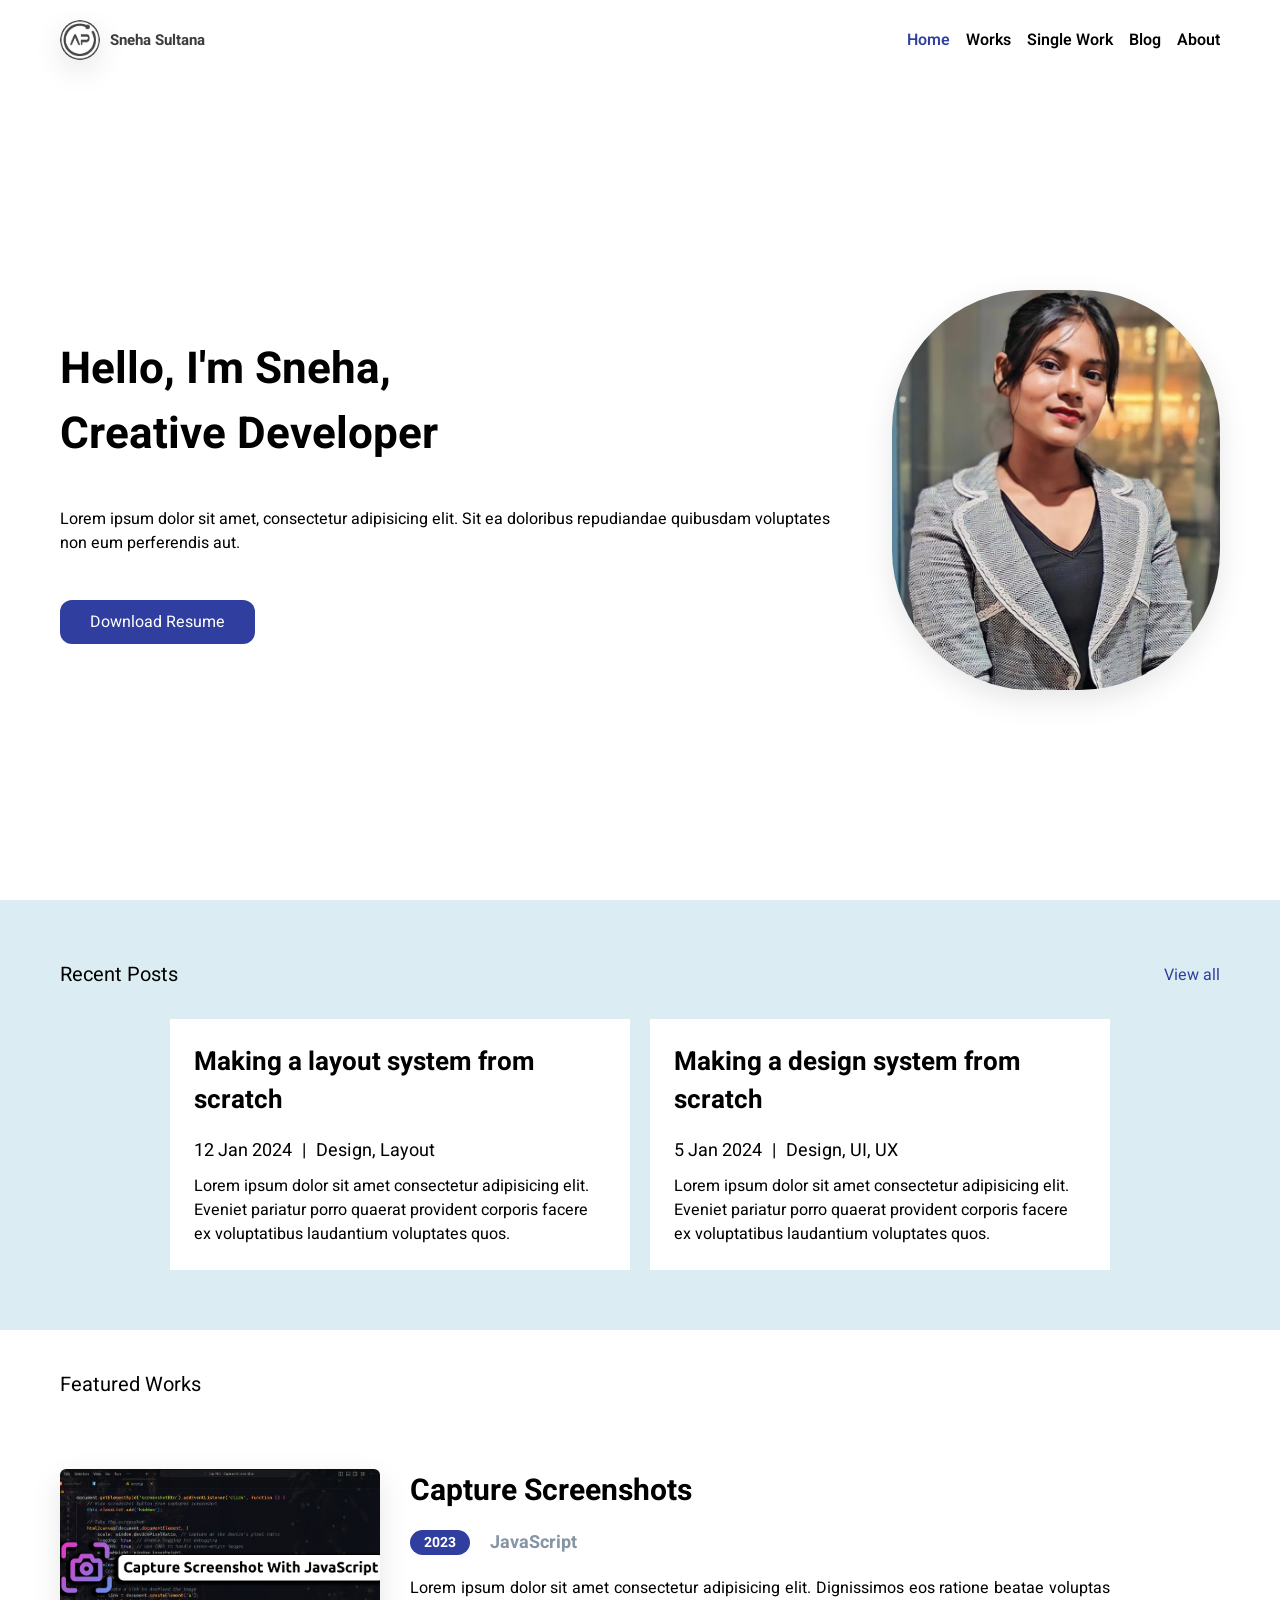
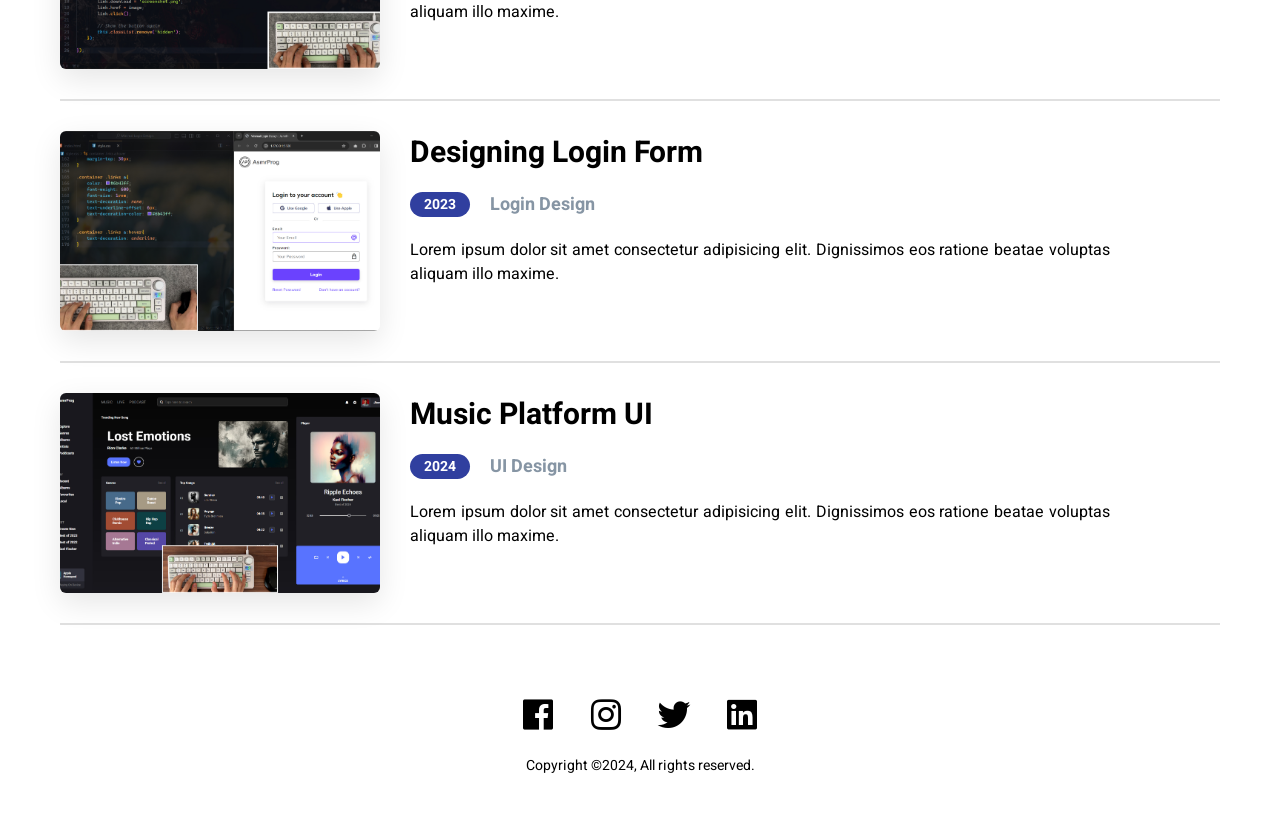
<file: Portfolio_Task 2/index.html>
<!DOCTYPE html>
<html lang="en">

<head>
    <meta charset="UTF-8">
    <meta name="viewport" content="width=device-width, initial-scale=1.0">
    <link href='https://unpkg.com/boxicons@2.1.4/css/boxicons.min.css' rel='stylesheet'>
    <link rel="stylesheet" href="style.css">
    <title>Sneha Website</title>
</head>

<body>

    <nav>
        <div class="logo">
            <img src="assets/logo.png">
            <a href="#">Sneha Sultana</a>
        </div>
        <div class="nav-links">
            <a class="selected" href="index.html">Home</a>
            <a href="works.html">Works</a>
            <a href="single-work.html">Single Work</a>
            <a href="blog.html">Blog</a>
            <a href="about.html">About</a>
        </div>
    </nav>

    <div class="main">
        <div class="info">
            <h1>Hello, I'm Sneha, <br>Creative Developer</h1>
            <p>Lorem ipsum dolor sit amet, consectetur adipisicing elit. Sit ea doloribus repudiandae quibusdam
                voluptates non eum perferendis aut.</p>
            <button>Download Resume</button>
        </div>
        <img src="assets/p1.jpg">
    </div>

    <div class="recent">
        <div class="header">
            <h4>Recent Posts</h4>
            <a href="blog.html">View all</a>
        </div>
        <div class="posts">
            <div class="post-item">
                <h3>Making a layout system from scratch</h3>
                <div class="info">
                    <h5>12 Jan 2024</h5>
                    <h5>|</h5>
                    <h5>Design, Layout</h5>
                </div>
                <p>Lorem ipsum dolor sit amet consectetur adipisicing elit. Eveniet pariatur porro quaerat provident
                    corporis facere ex voluptatibus laudantium voluptates quos.</p>
            </div>
            <div class="post-item">
                <h3>Making a design system from scratch</h3>
                <div class="info">
                    <h5>5 Jan 2024</h5>
                    <h5>|</h5>
                    <h5>Design, UI, UX</h5>
                </div>
                <p>Lorem ipsum dolor sit amet consectetur adipisicing elit. Eveniet pariatur porro quaerat provident
                    corporis facere ex voluptatibus laudantium voluptates quos.</p>
            </div>
        </div>
    </div>

    <div class="separator">
        <h4>Featured Works</h4>
    </div>

    <div class="featured">
        <div class="item">
            <img src="assets/item-1.jpg">
            <div class="details">
                <h3>Capture Screenshots</h3>
                <div class="item-info">
                    <div class="year-badge">2023</div>
                    <h4>JavaScript</h4>
                </div>
                <p>Lorem ipsum dolor sit amet consectetur adipisicing elit. Dignissimos eos ratione beatae voluptas
                    aliquam illo maxime.</p>
            </div>
        </div>
        <div class="item">
            <img src="assets/item-2.jpg">
            <div class="details">
                <h3>Designing Login Form</h3>
                <div class="item-info">
                    <div class="year-badge">2023</div>
                    <h4>Login Design</h4>
                </div>
                <p>Lorem ipsum dolor sit amet consectetur adipisicing elit. Dignissimos eos ratione beatae voluptas
                    aliquam illo maxime.</p>
            </div>
        </div>
        <div class="item">
            <img src="assets/item-3.jpg">
            <div class="details">
                <h3>Music Platform UI</h3>
                <div class="item-info">
                    <div class="year-badge">2024</div>
                    <h4>UI Design</h4>
                </div>
                <p>Lorem ipsum dolor sit amet consectetur adipisicing elit. Dignissimos eos ratione beatae voluptas
                    aliquam illo maxime.</p>
            </div>
        </div>
    </div>

    <footer>
        <div class="socials">
            <i class='bx bxl-facebook-square'></i>
            <i class='bx bxl-instagram'></i>
            <i class='bx bxl-twitter'></i>
            <i class='bx bxl-linkedin-square'></i>
        </div>
        <p>Copyright ©2024, All rights reserved.</p>
    </footer>

</body>

</html>
</file>
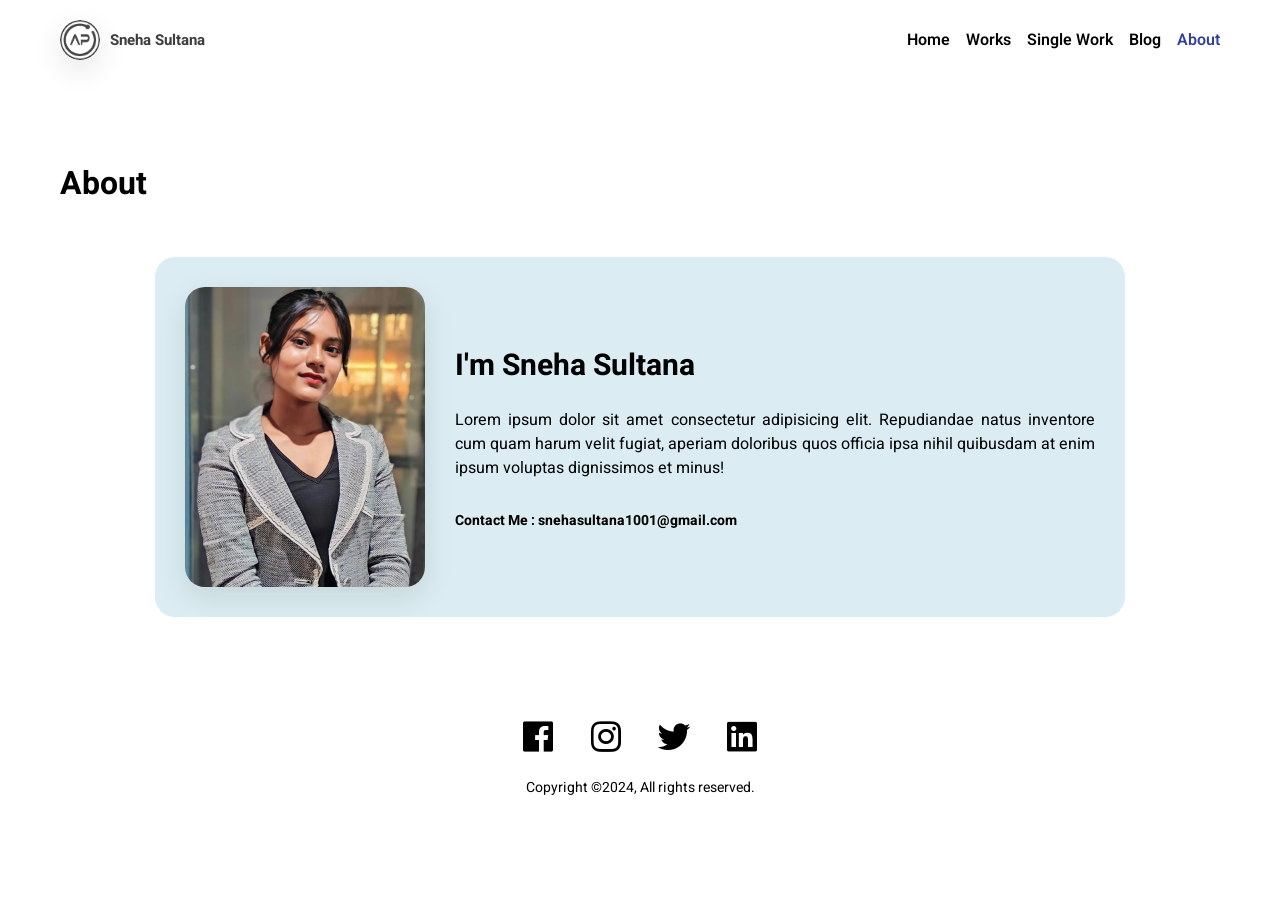
<file: Portfolio_Task 2/about.html>
<!DOCTYPE html>
<html lang="en">

<head>
    <meta charset="UTF-8">
    <meta name="viewport" content="width=device-width, initial-scale=1.0">
    <link href='https://unpkg.com/boxicons@2.1.4/css/boxicons.min.css' rel='stylesheet'>
    <link rel="stylesheet" href="style.css">
    <title>About Page | Sneha Sultana</title>
</head>

<body>

    <nav>
        <div class="logo">
            <img src="assets/logo.png">
            <a href="#">Sneha Sultana</a>
        </div>
        <div class="nav-links">
            <a href="index.html">Home</a>
            <a href="works.html">Works</a>
            <a href="single-work.html">Single Work</a>
            <a href="blog.html">Blog</a>
            <a class="selected" href="about.html">About</a>
        </div>
    </nav>

    <h1 class="page-title">About</h1>

    <div class="content">
        <div class="container">
            <img src="assets/p1.jpg">
            <div class="about">
                <h2>I'm Sneha Sultana</h2>
                <p>Lorem ipsum dolor sit amet consectetur adipisicing elit. Repudiandae natus inventore cum quam harum
                    velit fugiat, aperiam doloribus quos officia ipsa nihil quibusdam at enim ipsum voluptas dignissimos
                    et minus!</p>
                <p class="email">Contact Me : snehasultana1001@gmail.com</p>
            </div>
        </div>
    </div>

    <footer>
        <div class="socials">
            <i class='bx bxl-facebook-square'></i>
            <i class='bx bxl-instagram'></i>
            <i class='bx bxl-twitter'></i>
            <i class='bx bxl-linkedin-square'></i>
        </div>
        <p>Copyright ©2024, All rights reserved.</p>
    </footer>

</body>

</html>
</file>
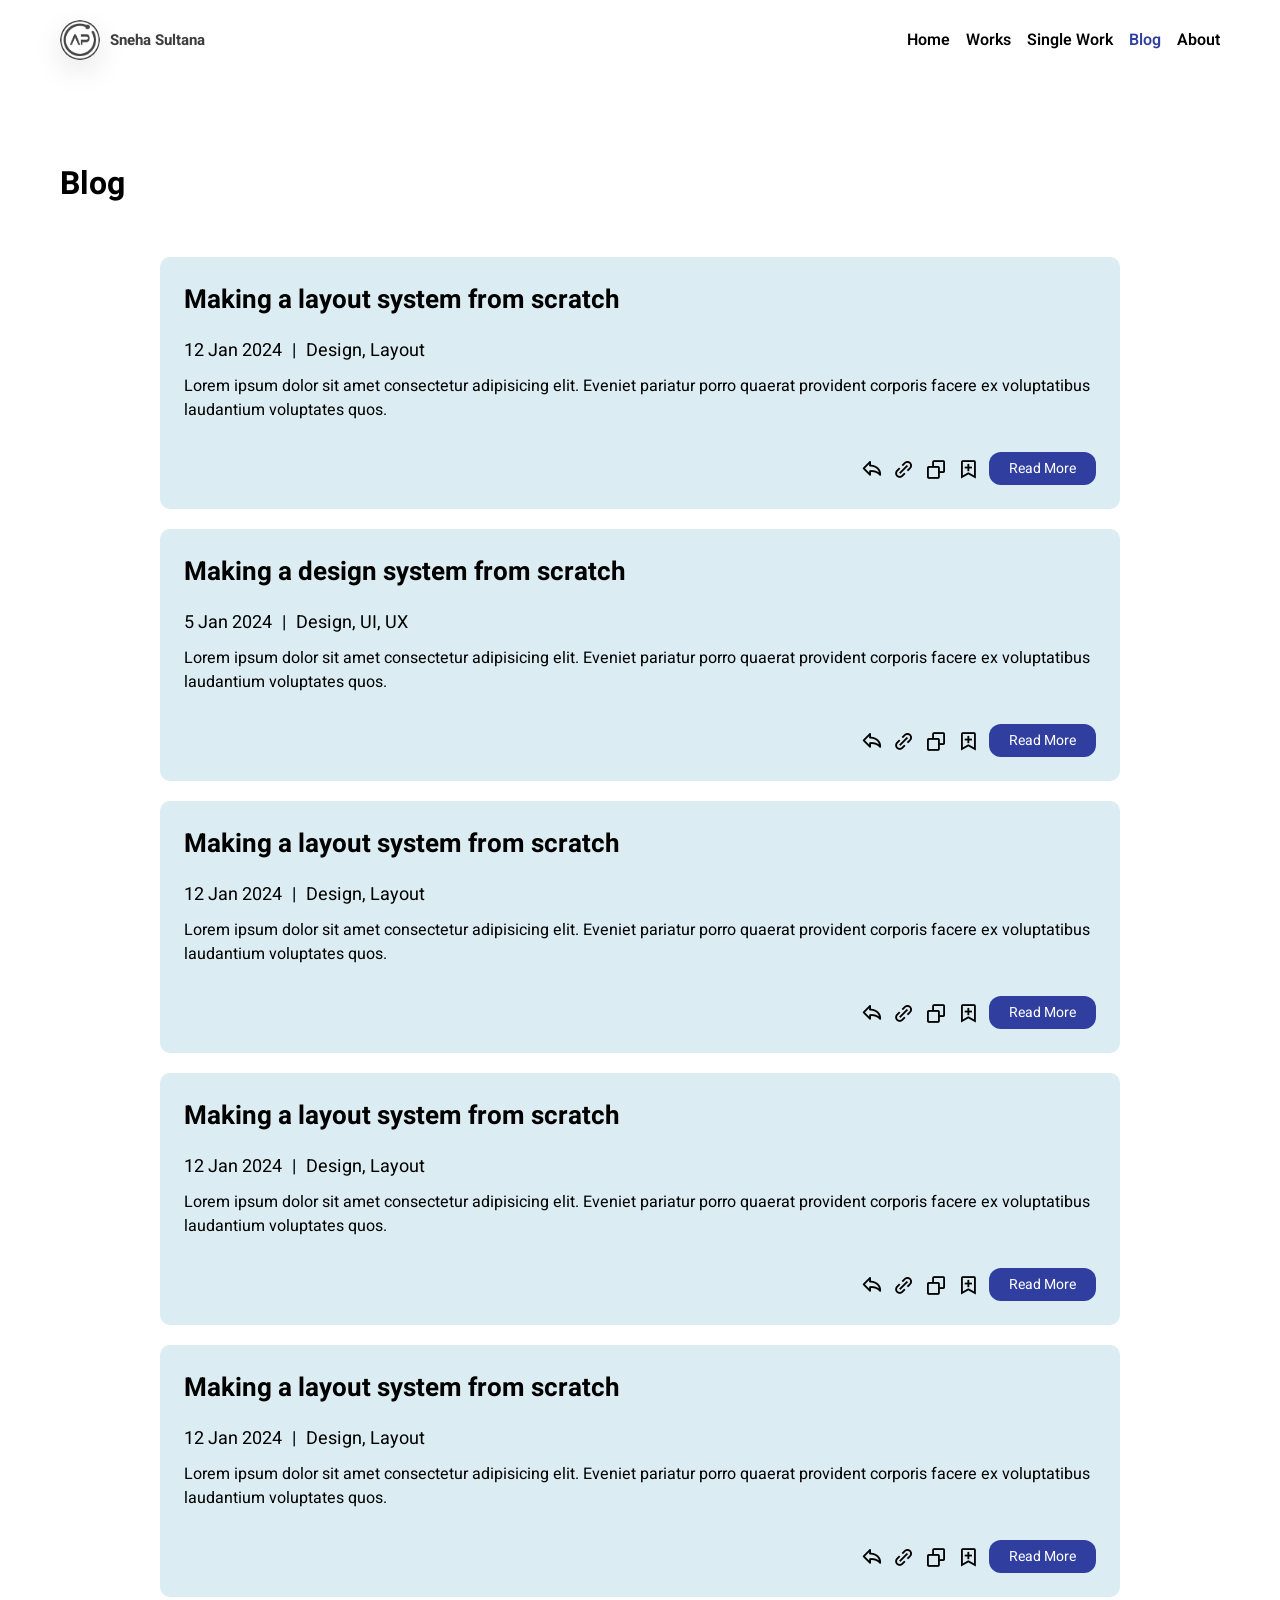
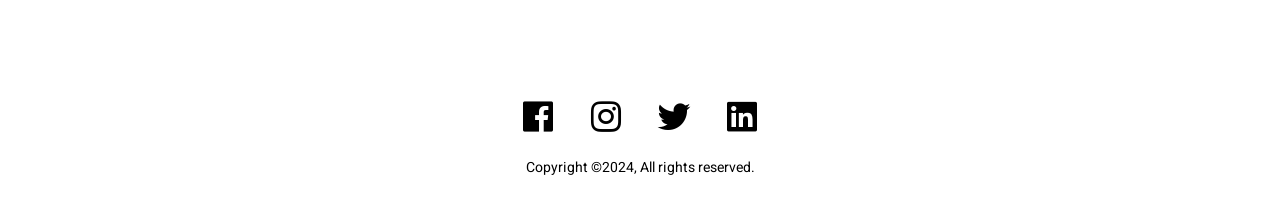
<file: Portfolio_Task 2/blog.html>
<!DOCTYPE html>
<html lang="en">

<head>
    <meta charset="UTF-8">
    <meta name="viewport" content="width=device-width, initial-scale=1.0">
    <link href='https://unpkg.com/boxicons@2.1.4/css/boxicons.min.css' rel='stylesheet'>
    <link rel="stylesheet" href="style.css">
    <title>Blog Page | Sneha Sultana</title>
</head>

<body>

    <nav>
        <div class="logo">
            <img src="assets/logo.png">
            <a href="#">Sneha Sultana</a>
        </div>
        <div class="nav-links">
            <a href="index.html">Home</a>
            <a href="works.html">Works</a>
            <a href="single-work.html">Single Work</a>
            <a class="selected" href="blog.html">Blog</a>
            <a href="about.html">About</a>
        </div>
    </nav>


    <h1 class="page-title">Blog</h1>

    <div class="content">
        <div class="post-list">
            <div class="post-item">
                <h3>Making a layout system from scratch</h3>
                <div class="info">
                    <h5>12 Jan 2024</h5>
                    <h5>|</h5>
                    <h5>Design, Layout</h5>
                </div>
                <p>Lorem ipsum dolor sit amet consectetur adipisicing elit. Eveniet pariatur porro quaerat provident
                    corporis facere ex voluptatibus laudantium voluptates quos.</p>

                <div class="buttons">
                    <i class='bx bx-share'></i>
                    <i class='bx bx-link-alt'></i>
                    <i class='bx bx-copy'></i>
                    <i class='bx bx-bookmark-plus'></i>
                    <button>Read More</button>
                </div>

            </div>
            <div class="post-item">
                <h3>Making a design system from scratch</h3>
                <div class="info">
                    <h5>5 Jan 2024</h5>
                    <h5>|</h5>
                    <h5>Design, UI, UX</h5>
                </div>
                <p>Lorem ipsum dolor sit amet consectetur adipisicing elit. Eveniet pariatur porro quaerat provident
                    corporis facere ex voluptatibus laudantium voluptates quos.</p>
                <div class="buttons">
                    <i class='bx bx-share'></i>
                    <i class='bx bx-link-alt'></i>
                    <i class='bx bx-copy'></i>
                    <i class='bx bx-bookmark-plus'></i>
                    <button>Read More</button>
                </div>
            </div>

            <div class="post-item">
                <h3>Making a layout system from scratch</h3>
                <div class="info">
                    <h5>12 Jan 2024</h5>
                    <h5>|</h5>
                    <h5>Design, Layout</h5>
                </div>
                <p>Lorem ipsum dolor sit amet consectetur adipisicing elit. Eveniet pariatur porro quaerat provident
                    corporis facere ex voluptatibus laudantium voluptates quos.</p>
                <div class="buttons">
                    <i class='bx bx-share'></i>
                    <i class='bx bx-link-alt'></i>
                    <i class='bx bx-copy'></i>
                    <i class='bx bx-bookmark-plus'></i>
                    <button>Read More</button>
                </div>
            </div>

            <div class="post-item">
                <h3>Making a layout system from scratch</h3>
                <div class="info">
                    <h5>12 Jan 2024</h5>
                    <h5>|</h5>
                    <h5>Design, Layout</h5>
                </div>
                <p>Lorem ipsum dolor sit amet consectetur adipisicing elit. Eveniet pariatur porro quaerat provident
                    corporis facere ex voluptatibus laudantium voluptates quos.</p>
                <div class="buttons">
                    <i class='bx bx-share'></i>
                    <i class='bx bx-link-alt'></i>
                    <i class='bx bx-copy'></i>
                    <i class='bx bx-bookmark-plus'></i>
                    <button>Read More</button>
                </div>
            </div>

            <div class="post-item">
                <h3>Making a layout system from scratch</h3>
                <div class="info">
                    <h5>12 Jan 2024</h5>
                    <h5>|</h5>
                    <h5>Design, Layout</h5>
                </div>
                <p>Lorem ipsum dolor sit amet consectetur adipisicing elit. Eveniet pariatur porro quaerat provident
                    corporis facere ex voluptatibus laudantium voluptates quos.</p>
                <div class="buttons">
                    <i class='bx bx-share'></i>
                    <i class='bx bx-link-alt'></i>
                    <i class='bx bx-copy'></i>
                    <i class='bx bx-bookmark-plus'></i>
                    <button>Read More</button>
                </div>
            </div>

        </div>
    </div>


    <footer>
        <div class="socials">
            <i class='bx bxl-facebook-square'></i>
            <i class='bx bxl-instagram'></i>
            <i class='bx bxl-twitter'></i>
            <i class='bx bxl-linkedin-square'></i>
        </div>
        <p>Copyright ©2024, All rights reserved.</p>
    </footer>


</body>

</html>
</file>
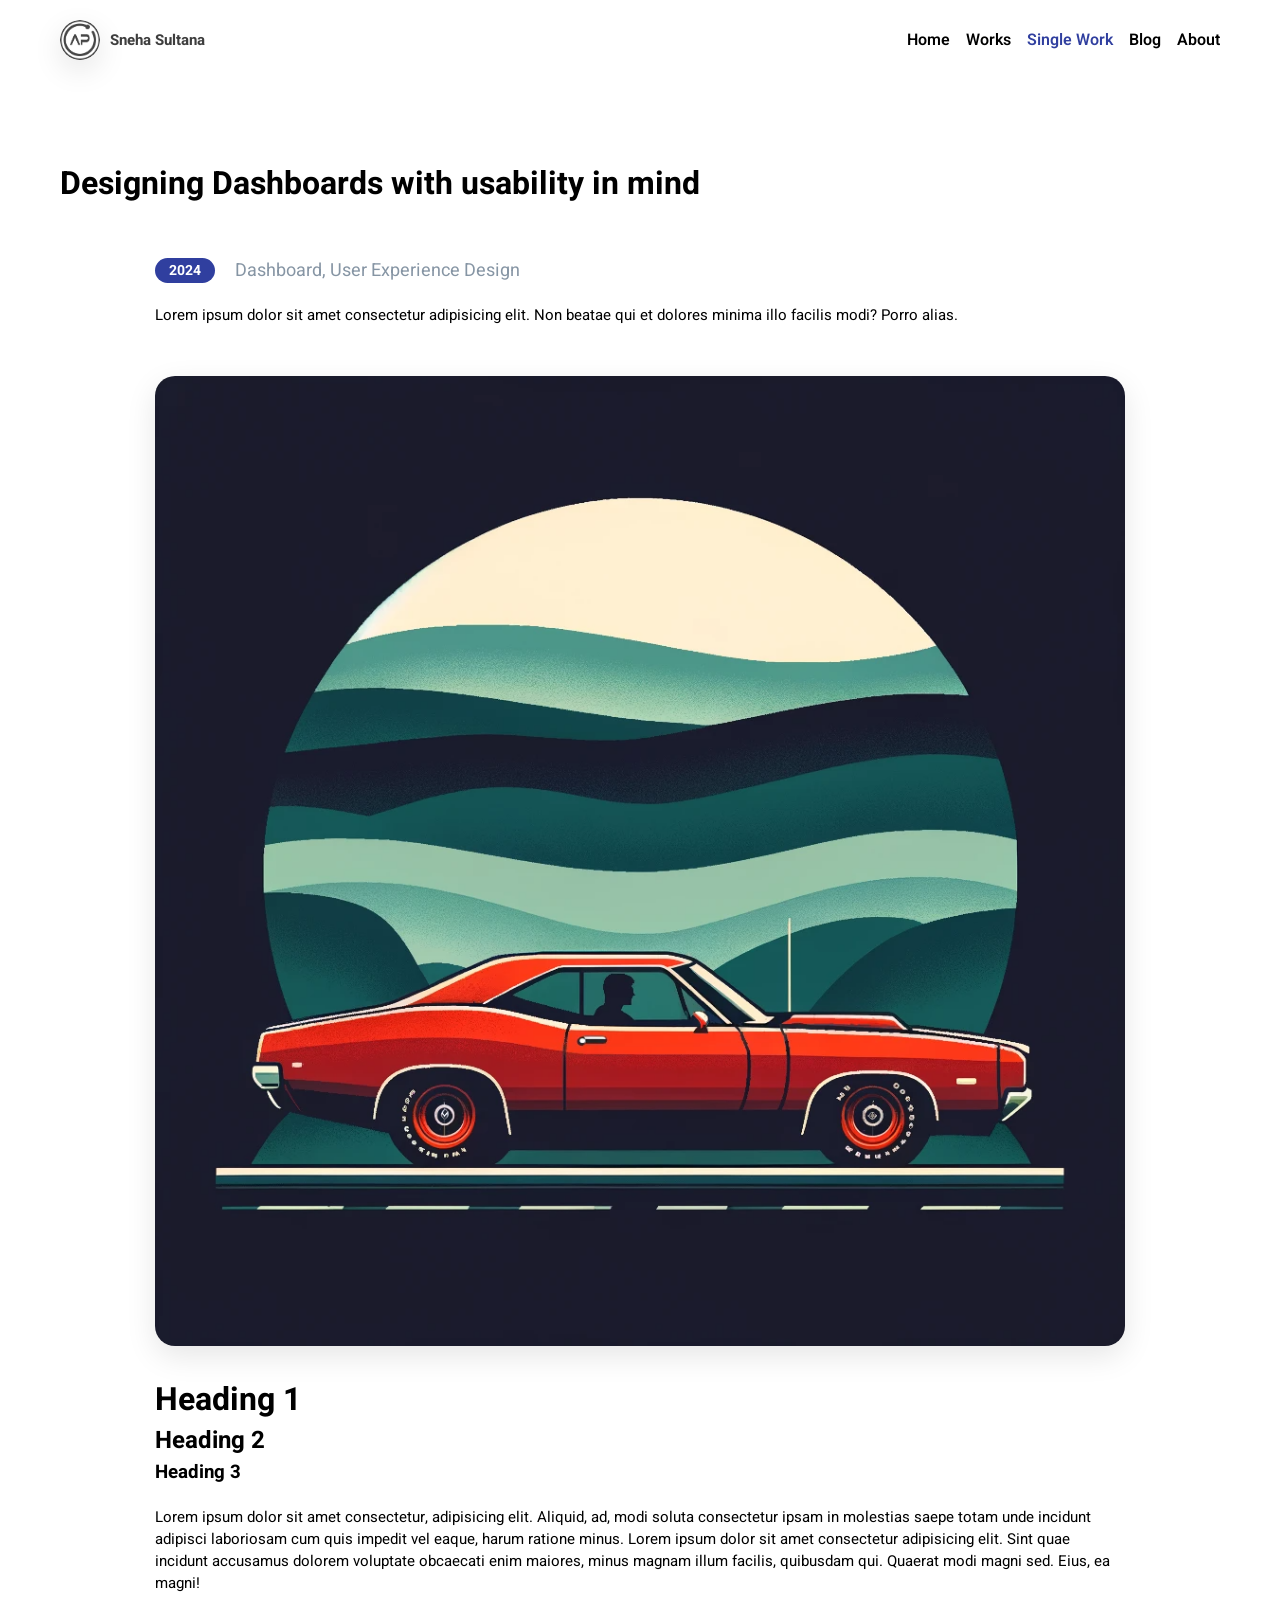
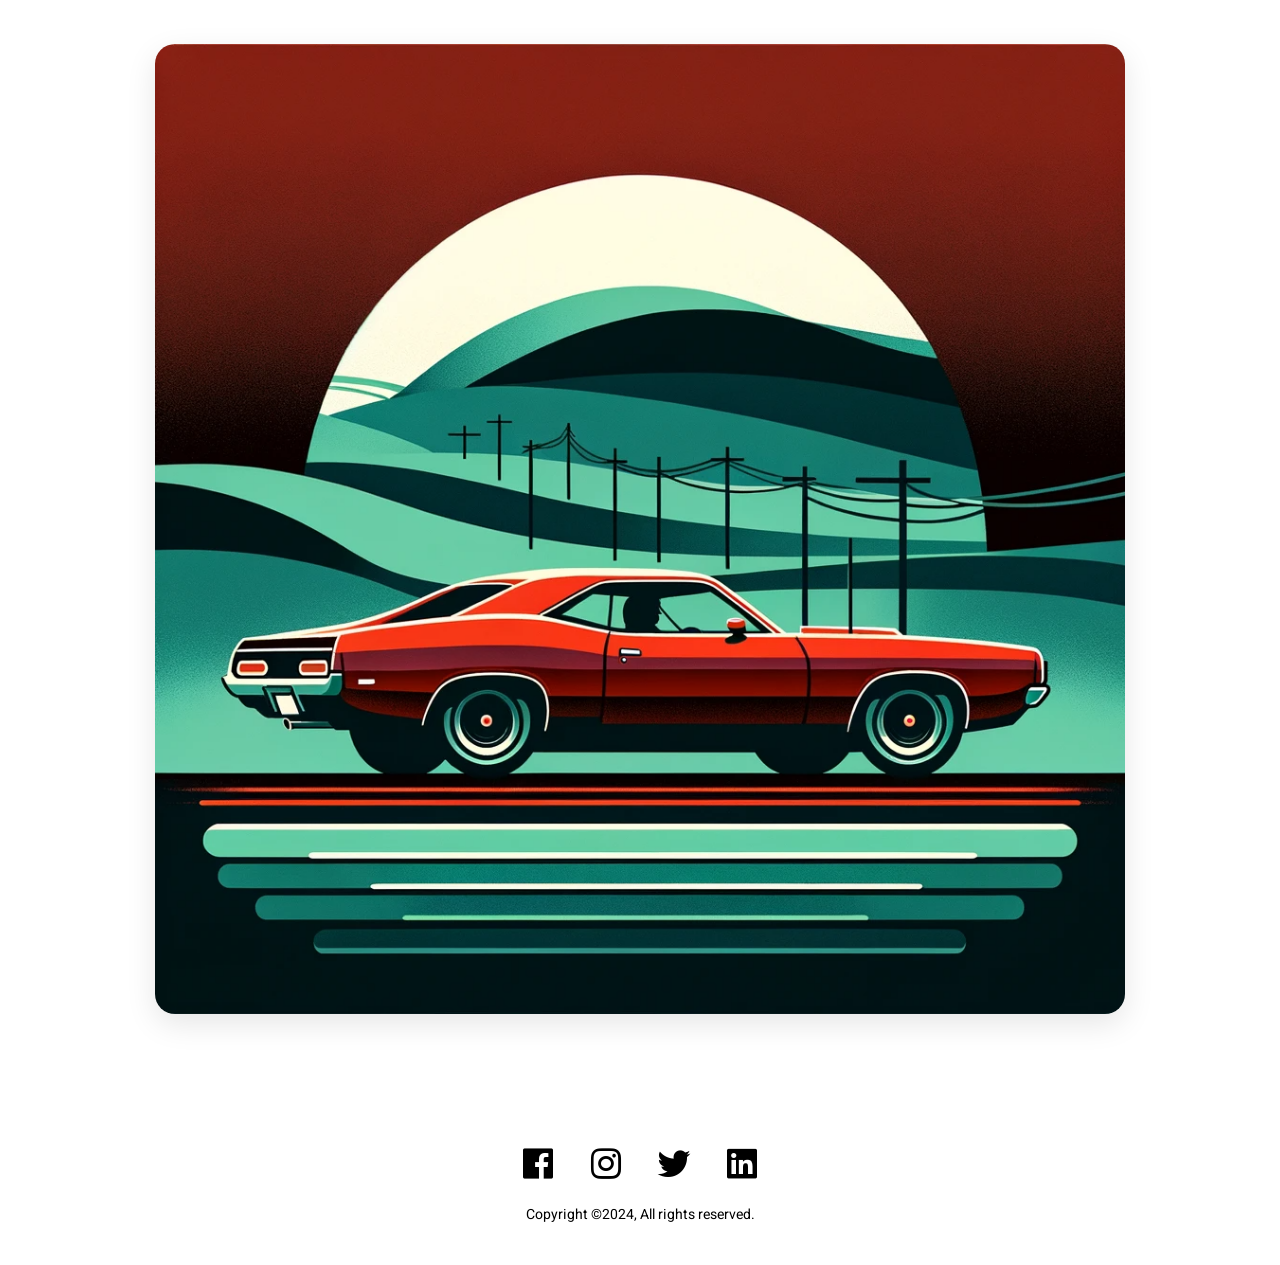
<file: Portfolio_Task 2/single-work.html>
<!DOCTYPE html>
<html lang="en">

<head>
    <meta charset="UTF-8">
    <meta name="viewport" content="width=device-width, initial-scale=1.0">
    <link href='https://unpkg.com/boxicons@2.1.4/css/boxicons.min.css' rel='stylesheet'>
    <link rel="stylesheet" href="style.css">
    <title>Single Work Page | Sneha Sultana</title>
</head>

<body>

    <nav>
        <div class="logo">
            <img src="assets/logo.png">
            <a href="#">Sneha Sultana</a>
        </div>
        <div class="nav-links">
            <a href="index.html">Home</a>
            <a href="works.html">Works</a>
            <a class="selected" href="single-work.html">Single Work</a>
            <a href="blog.html">Blog</a>
            <a href="about.html">About</a>
        </div>
    </nav>

    <h1 class="page-title">Designing Dashboards with usability in mind</h1>


    <div class="content">
        <div class="work-info">
            <div class="year-badge">2024</div>
            <div class="category">
                <p>Dashboard, User Experience Design</p>
            </div>
        </div>

        <p>Lorem ipsum dolor sit amet consectetur adipisicing elit. Non beatae qui et dolores minima illo facilis modi?
            Porro alias.</p>

        <img src="assets/single-post-1.png">

        <h1>Heading 1</h1>
        <h2>Heading 2</h2>
        <h3>Heading 3</h3>

        <p>Lorem ipsum dolor sit amet consectetur, adipisicing elit. Aliquid, ad, modi soluta consectetur ipsam in
            molestias saepe totam unde incidunt adipisci laboriosam cum quis impedit vel eaque, harum ratione minus.
            Lorem ipsum dolor sit amet consectetur adipisicing elit. Sint quae incidunt accusamus dolorem voluptate
            obcaecati enim maiores, minus magnam illum facilis, quibusdam qui. Quaerat modi magni sed. Eius, ea magni!
        </p>

        <img src="assets/single-post-2.png">

    </div>


    <footer>
        <div class="socials">
            <i class='bx bxl-facebook-square'></i>
            <i class='bx bxl-instagram'></i>
            <i class='bx bxl-twitter'></i>
            <i class='bx bxl-linkedin-square'></i>
        </div>
        <p>Copyright ©2024, All rights reserved.</p>
    </footer>


</body>

</html>
</file>
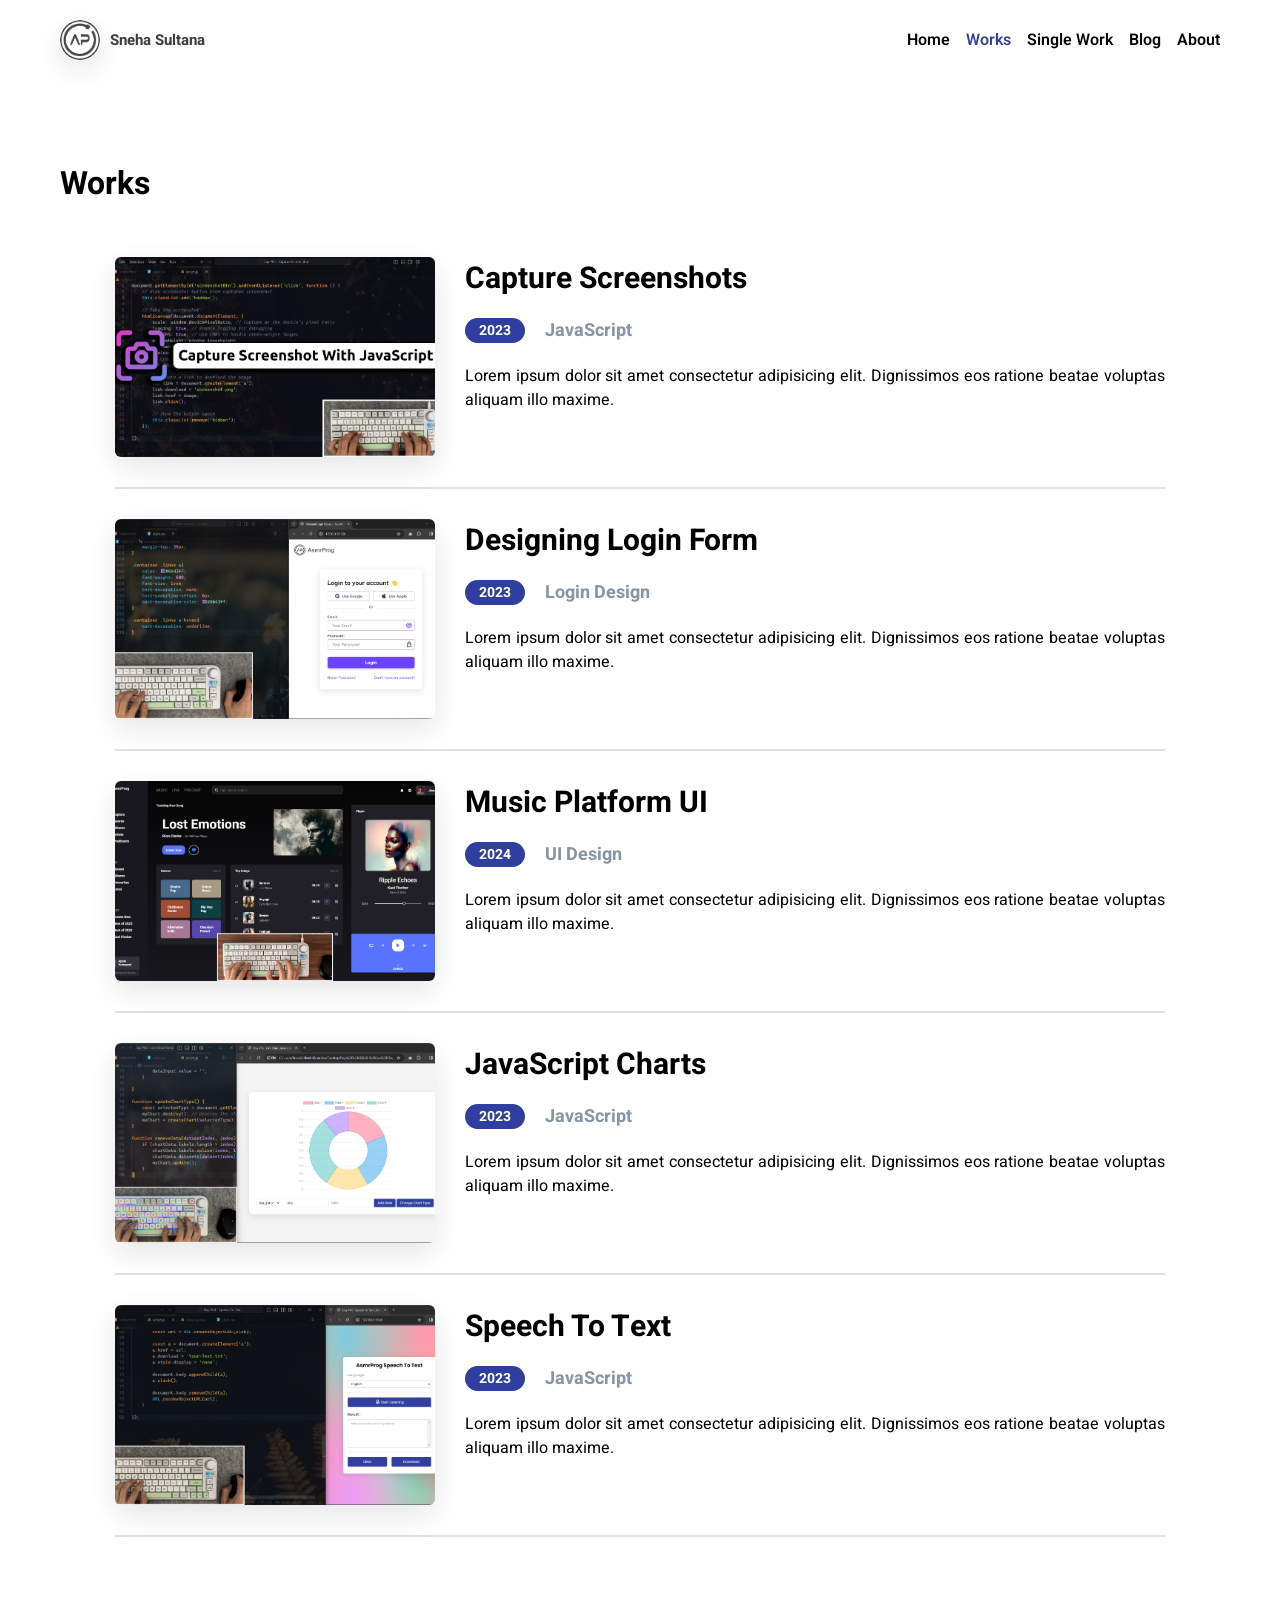
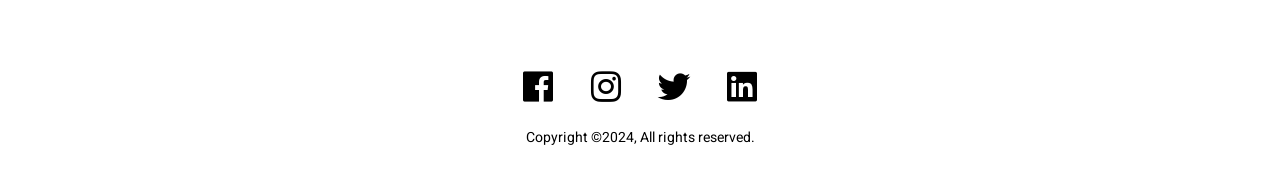
<file: Portfolio_Task 2/works.html>
<!DOCTYPE html>
<html lang="en">

<head>
    <meta charset="UTF-8">
    <meta name="viewport" content="width=device-width, initial-scale=1.0">
    <link href='https://unpkg.com/boxicons@2.1.4/css/boxicons.min.css' rel='stylesheet'>
    <link rel="stylesheet" href="style.css">
    <title>Works Page | Sneha Sultana</title>
</head>

<body>

    <nav>
        <div class="logo">
            <img src="assets/logo.png">
            <a href="#">Sneha Sultana</a>
        </div>
        <div class="nav-links">
            <a href="index.html">Home</a>
            <a class="selected" href="works.html">Works</a>
            <a href="single-work.html">Single Work</a>
            <a href="blog.html">Blog</a>
            <a href="about.html">About</a>
        </div>
    </nav>

    <h1 class="page-title">Works</h1>

    <div class="content">
        <div class="works-list">
            <div class="item">
                <img src="assets/item-1.jpg">
                <div class="details">
                    <h3>Capture Screenshots</h3>
                    <div class="item-info">
                        <div class="year-badge">2023</div>
                        <h4>JavaScript</h4>
                    </div>
                    <p>Lorem ipsum dolor sit amet consectetur adipisicing elit. Dignissimos eos ratione beatae voluptas
                        aliquam illo maxime.</p>
                </div>
            </div>
            <div class="item">
                <img src="assets/item-2.jpg">
                <div class="details">
                    <h3>Designing Login Form</h3>
                    <div class="item-info">
                        <div class="year-badge">2023</div>
                        <h4>Login Design</h4>
                    </div>
                    <p>Lorem ipsum dolor sit amet consectetur adipisicing elit. Dignissimos eos ratione beatae voluptas
                        aliquam illo maxime.</p>
                </div>
            </div>
            <div class="item">
                <img src="assets/item-3.jpg">
                <div class="details">
                    <h3>Music Platform UI</h3>
                    <div class="item-info">
                        <div class="year-badge">2024</div>
                        <h4>UI Design</h4>
                    </div>
                    <p>Lorem ipsum dolor sit amet consectetur adipisicing elit. Dignissimos eos ratione beatae voluptas
                        aliquam illo maxime.</p>
                </div>
            </div>
            <div class="item">
                <img src="assets/item-4.jpg">
                <div class="details">
                    <h3>JavaScript Charts</h3>
                    <div class="item-info">
                        <div class="year-badge">2023</div>
                        <h4>JavaScript</h4>
                    </div>
                    <p>Lorem ipsum dolor sit amet consectetur adipisicing elit. Dignissimos eos ratione beatae voluptas
                        aliquam illo maxime.</p>
                </div>
            </div>
            <div class="item">
                <img src="assets/item-5.jpg">
                <div class="details">
                    <h3>Speech To Text</h3>
                    <div class="item-info">
                        <div class="year-badge">2023</div>
                        <h4>JavaScript</h4>
                    </div>
                    <p>Lorem ipsum dolor sit amet consectetur adipisicing elit. Dignissimos eos ratione beatae voluptas
                        aliquam illo maxime.</p>
                </div>
            </div>
        </div>
    </div>

    <footer>
        <div class="socials">
            <i class='bx bxl-facebook-square'></i>
            <i class='bx bxl-instagram'></i>
            <i class='bx bxl-twitter'></i>
            <i class='bx bxl-linkedin-square'></i>
        </div>
        <p>Copyright ©2024, All rights reserved.</p>
    </footer>


</body>

</html>
</file>
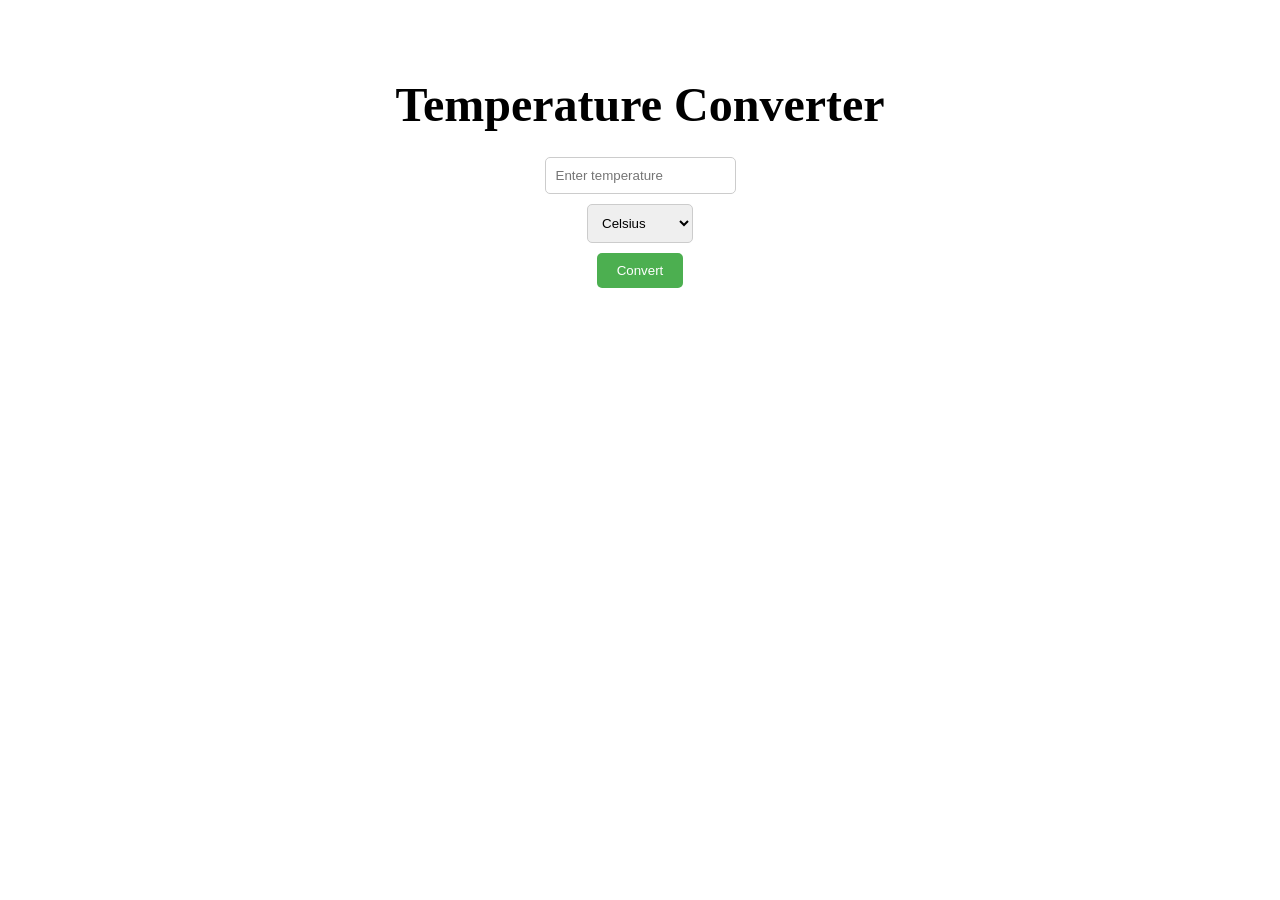
<file: Temprature converter_task 3/p1.html>
<!DOCTYPE html>
<html lang="en">
<head>
    <meta charset="UTF-8">
    <meta name="viewport" content="width=device-width, initial-scale=1.0">
    <title>Temperature Converter</title>
    <link rel="stylesheet" href="p1.css">
</head>
<body>
    <section class="home" id="home">
        <div class="back-image">
    <br>
    <br> <br> <br>

    <h1>Temperature Converter</h1>
    <div class="container">
        <input type="number" id="temperature" placeholder="Enter temperature">
        <select id="unit">
            <option value="celsius">Celsius</option>
            <option value="fahrenheit">Fahrenheit</option>
            <option value="kelvin">Kelvin</option>
        </select>
        <button id="convertButton">Convert</button>
        <p id="result"></p>
    </div>
</div>
</section>
    <script src="p1.js"></script>
</body>
</html>
</file>
<file: Portfolio_Task 2/style.css>
@import url('https://fonts.googleapis.com/css2?family=Heebo:wght@300;400;500;600;700;800&display=swap');

*{
    margin: 0;
    padding: 0;
    box-sizing: border-box;
    font-family: 'Heebo', sans-serif;
}

a{
    text-decoration: none;
    color: #000;
}

img{
    object-fit: cover;
    object-position: top;
    box-shadow: 0 10px 30px rgba(0, 0, 0, 0.1);
}

nav{
    padding: 20px 148px;
    background-color: #fff;
    display: flex;
    align-items: center;
    justify-content: space-between;
    font-weight: 600;
}

nav .logo{
    display: flex;
    align-items: center;
    gap: 10px;
}

nav .logo img{
    width: 40px;
    height: 40px;
    border-radius: 50%;
}

nav .logo a{
    font-size: 15px;
    color: #3e3e3e;
    font-weight: bold;
}

nav .nav-links{
    display: flex;
    gap: 16px;
}

nav .nav-links a{
    transition: color 0.3s ease;
}

nav .nav-links a:hover,
nav .nav-links a.selected{
    color: #303f9f;
}

.main {
    padding: 0 148px;
    display: flex;
    align-items: center;
    justify-content: space-between;
    gap: 50px;
    height: calc(100vh - 80px);
}

.main .info h1{
    font-size: 44px;
    margin-bottom: 40px;
}

.main .info p{
    font-size: 16px;
    margin-bottom: 45px;
    width: 100%;
}

.main .info button,
.content .post-list .post-item .buttons button{
    padding: 10px 30px;
    background: #303f9f;
    border: none;
    color: #fff;
    font-size: 16px;
    border-radius: 12px;
    cursor: pointer;
    transition: background 0.3s ease;
}

.main .info button:hover,
.content .post-list .post-item .buttons button:hover{
    background: #1a237e;
}

.main img{
    width: 400px;
    height: 400px;
    border-radius: 140px;
}

.recent{
    padding: 60px 148px;
    background-color: #dbedf2;
}

.recent .header{
    display: flex;
    align-items: center;
    justify-content: space-between;
    margin-bottom: 30px;
}

.recent .header h4,
.separator h4{
    font-size: 20px;
    font-weight: 400;
}

.recent .header a{
    color: #303f9f;
}

.recent .posts{
    display: flex;
    justify-content: center;
    gap: 20px;
}

.recent .posts .post-item{
    background-color: #fff;
    padding: 24px;
    width: 460px;
}

.recent .posts .post-item h3,
.content .post-list .post-item h3{
    font-size: 26px;
    margin-bottom: 18px;
}

.recent .posts .post-item .info,
.content .post-list .post-item .info{
    display: flex;
    gap: 10px;
    margin-bottom: 10px;
}

.recent .posts .post-item .info h5,
.content .post-list .post-item h5{
    font-size: 18px;
    font-weight: 400;
}

.recent .posts .post-item p{
    width: 400px;
}

.separator{
    padding: 40px 148px 0;
}

.separator h4{
    margin-bottom: 30px;
}

.featured{
    padding: 40px 290px 0;
}

.featured .item,
.works-list .item{
    display: flex;
    gap: 30px;
    margin-bottom: 30px;
    padding-bottom: 30px;
    border-bottom: 2px solid #e0e0e0;
}

.featured .item img,
.works-list .item img{
    width: 320px;
    height: 200px;
    border-radius: 6px;
}

.featured .item .details h3,
.works-list .item h3{
    font-size: 30px;
    margin-bottom: 16px;
}

.featured .item .details .item-info,
.works-list .item .details .item-info{
    display: flex;
    align-items: center;
    gap: 20px;
    margin-bottom: 20px;
}

.featured .item .details .item-info .year-badge,
.works-list .item .details .item-info .year-badge,
.content .work-info .year-badge{
    background-color: #303f9f;
    padding: 2px 14px;
    color: #fff;
    border-radius: 16px;
    font-size: 14px;
    font-weight: bold;
}

.featured .item .details .item-info h4,
.works-list .item .details .item-info h4{
    color: #8695a4;
    font-size: 18px;
}

.featured .item .details p,
.works-list .item .details p{
    width: 700px;
    text-align: justify;
}

footer{
    padding: 40px 0;
    display: flex;
    flex-direction: column;
    align-items: center;
}

footer .socials{
    display: flex;
    align-items: center;
    gap: 28px;
    margin-bottom: 20px;
}

footer .socials i{
    font-size: 40px;
    cursor: pointer;
    transition: color 0.3s ease;
}

footer .socials i:hover{
    color: #303f9f;
}

footer p{
    font-size: 14px;
}

.page-title{
    padding: 80px 234px 20px;
    width: 100%;
}

.content{
    padding: 30px 148px 60px;
    display: flex;
    flex-direction: column;
    align-items: center;
}

.content .work-info{
    display: flex;
    align-items: center;
    justify-content: flex-start;
    gap: 20px;
    width: 970px;
}

.content .work-info .category{
    color: #8695a4;
    font-size: 18px;
}

.content>p{
    width: 970px;
    font-size: 15px;
    margin: 20px 0;
}

.content>img{
    width: 970px;
    margin: 30px 0;
    border-radius: 20px;
}

.content>h1,
.content>h2,
.content>h3{
    width: 970px;
}

.content .post-list{
    display: flex;
    flex-direction: column;
    gap: 20px;
}

.content .post-list .post-item{
    background-color: #dbedf2;
    padding: 24px;
    width: 960px;
    border-radius: 10px;
}

.content .post-list .post-item .buttons{
    margin-top: 30px;
    display: flex;
    align-items: center;
    justify-content: flex-end;
    gap: 10px;
}

.content .post-list .post-item .buttons button{
    font-size: 14px;
    padding: 6px 20px;
}

.content .post-list .post-item .buttons i{
    font-size: 22px;
    cursor: pointer;
    transition: color 0.3s ease;
}

.content .post-list .post-item .buttons i:hover{
    color: #303f9f;
}

.content .container{
    background-color: #dbedf2;
    padding: 30px;
    display: flex;
    align-items: center;
    gap: 30px;
    width: 970px;
    border-radius: 20px;
}

.content .container img{
    width: 300px;
    height: 300px;
    border-radius: 20px;
}

.content .container h2{
    margin-bottom: 20px;
    font-size: 30px;
}

.content .container .about>p{
    text-align: justify;
}

.content .container .about .email{
    font-weight: bold;
    margin-top: 30px;
    font-size: 14px;
}

@media screen and (max-width: 1400px) {
    
    nav{
        padding: 20px 60px;
    }

    .main{
        padding: 0 60px;
    }

    .recent{
        padding: 60px;
    }

    .featured,
    .separator{
        padding: 40px 60px 0;
    }

    .page-title{
        padding: 80px 60px 20px;
    }

}

@media screen and (max-width: 1200px) {
    
    nav{
        padding: 20px 40px;
    }

    .main{
        padding: 0 40px;
    }

    .main img{
        width: 340px;
        height: 340px;
    }

    .recent{
        padding: 40px;
    }

    .featured,
    .separator{
        padding: 40px 40px 0;
    }

    .featured .item .details p,
    .works-list .item .details p{
        width: 100%;
    }

    .page-title{
        padding: 80px 40px 20px;
    }

    .content .work-info,
    .content>p,
    .content>img,
    .content>h1,
    .content>h2,
    .content>h3,
    .content .post-list .post-item,
    .content .container{
        width: 100%;
    }

    .content .container img{
        width: 250px;
        height: 250px;
    }

    .content .container h2{
        font-size: 24px;
        margin-bottom: 10px;
    }

    .content .container .about>p{
        font-size: 14px;
    }

}

@media screen and (max-width: 992px) {
    
    nav{
        padding: 20px;
    }

    .main{
        padding: 0 20px;
    }

    .main img{
        width: 300px;
        height: 300px;
    }

    .main .info h1{
        font-size: 34px;
    }

    .main .info p{
        font-size: 15px;
    }

    .main .info button{
        font-size: 15px;
        padding: 8px 22px;
    }

    .recent{
        padding: 40px 20px;
    }

    .recent .posts .post-item{
        width: 100%;
    }

    .recent .posts .post-item h3,
    .content .post-list .post-item h3{
        font-size: 20px;
    }

    .recent .posts .post-item .info h5,
    .content .post-list .post-item .info h5{
        font-size: 14px;
    }

    .recent .posts .post-item p{
        width: 100%;
        font-size: 14px;
    }

    .featured,
    .separator{
        padding: 40px 20px 0;
    }

    .featured .item,
    .works-list .item{
        flex-direction: column;
        padding: 0 20px 30px;
    }

    .featured .item img,
    .works-list .item img{
        width: 100%;
        height: auto;
    }

    .featured .item .details h3,
    .works-list .details .item h3{
        font-size: 24px;
        margin-bottom: 12px;
    }

    .featured .item .details .item-info .year-badge,
    .works-list .item .details .item-info .year-badge{
        font-size: 12px;
    }

    .featured .item .details .item-info h4,
    .works-list .item .details .item-info h4{
        font-size: 15px;
    }

    .featured .item .details p,
    .works-list .item .details p{
        font-size: 14px;
    }

    .content{
        padding: 30px 20px 60px;
    }

    .content .container h2{
        font-size: 20px;
    }

    .content .container .about>p{
        font-size: 13px;
    }

}

@media screen and (max-width: 768px) {
    
    nav{
        justify-content: center;
    }

    nav .logo{
        display: none;
    }

    .main{
        flex-direction: column;
        justify-content: space-around;
        margin: 40px 0;
        height: auto;
    }

    .main .info h1{
        font-size: 30px;
        margin-bottom: 16px;
    }

    .main .info p{
        margin-bottom: 16px;
    }

    .main .info button{
        padding: 6px 20px;
        font-size: 13px;
    }

    .main img{
        margin-top: 20px;
        width: 100%;
        height: auto;
        border-radius: 50px;
    }

    .recent .posts,
    .content .container{
        flex-direction: column;
    }

    .content .container img{
        width: 100%;
        height: auto;
    }

}
</file>
<file: Temprature converter_task 3/p1.css>
body {
    font-family: sans-serif;
    text-align: center;
    /* background-color: #10bff0; */
}

*{
    margin:0;
    padding:0;
}

h1{
    text-align: center;
    padding: 5px;
    font-family: "Dancing Script", cursive;
    font-size: 3rem;
    
      }

.home{
    /* display: flex; */
    align-items: center;
    min-height: 100vh;
    background: url(https://images.pexels.com/photos/296234/pexels-photo-296234.jpeg?auto=compress&cs=tinysrgb&w=600) no-repeat;
    background-size: cover;
    background-position: center;
  }
.container {
    margin: 20px auto;
    display: flex;
    flex-direction: column;
    align-items: center;
    gap: 10px;
}

input, select {
    padding: 10px;
    border: 1px solid #ccc;
    border-radius: 5px;
}

button {
    padding: 10px 20px;
    background-color: #4CAF50;
    color: white;
    border: none;
    border-radius: 5px;
    cursor: pointer;
}

#result {
    font-weight: bold;
}
</file>
